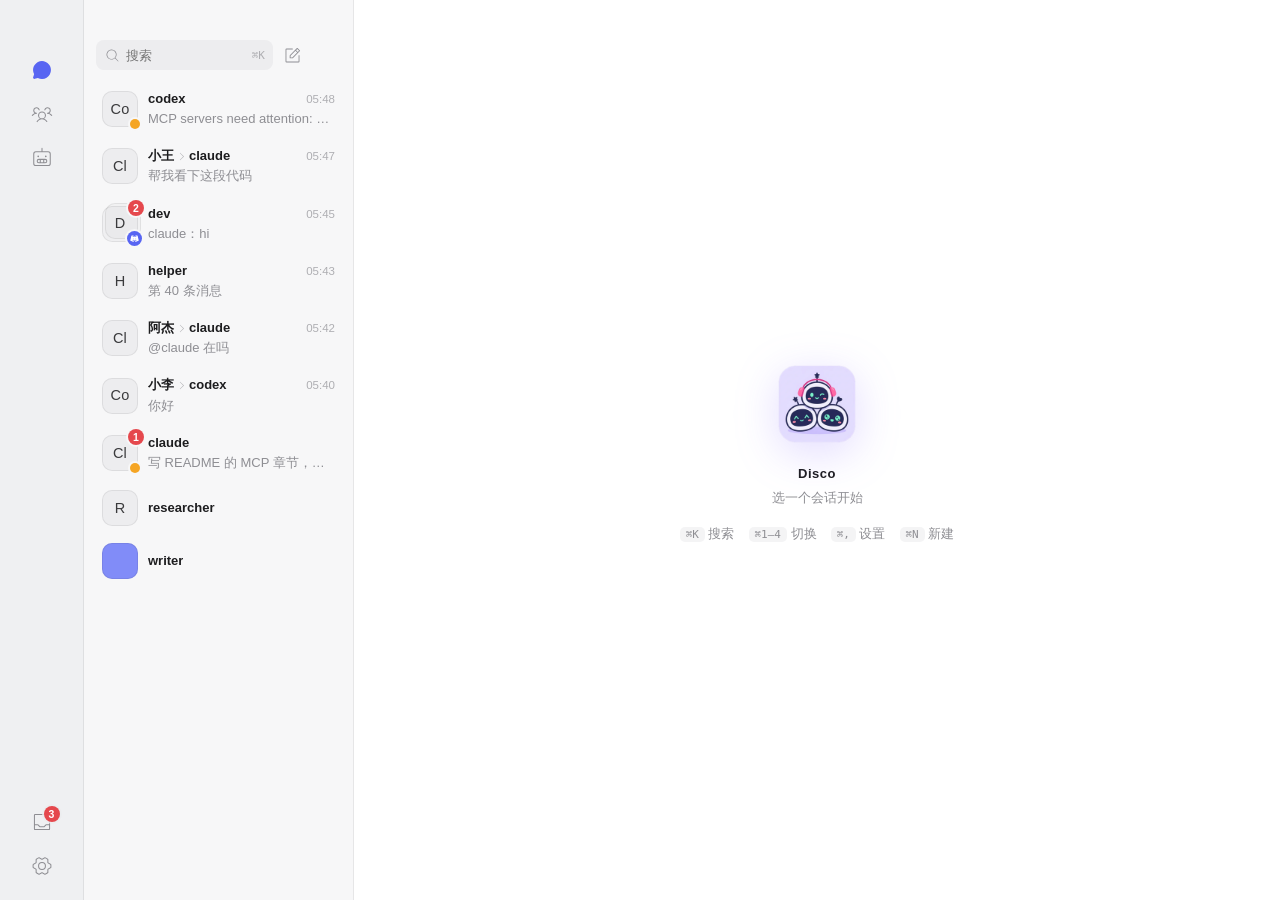
<file: ui-test/index.html>
<!doctype html>
<html lang="zh-CN">
<head>
<meta charset="utf-8">
<title>Disco UI audit</title>
<!-- Loads the real UI from crates/disco-app/ui (no copies): every relative URL, including logo.png, resolves there. -->
<base href="../crates/disco-app/ui/">
<link rel="icon" href="data:,">
<link rel="stylesheet" href="style.css">
</head>
<body>
<script>
// Pull the shell markup from the real index.html so the harness never drifts from it.
(() => {
const x = new XMLHttpRequest(); x.open("GET", "index.html", false); x.send();
const doc = new DOMParser().parseFromString(x.responseText, "text/html");
for (const s of doc.body.querySelectorAll("script")) s.remove();
document.write(doc.body.innerHTML + ["../../../ui-test/stub.js", "icons.js", "logos.js", "app.js"].map((src) => `<script src="${src}"><\/script>`).join(""));
})();
</script>
</body>
</html>
</file>
